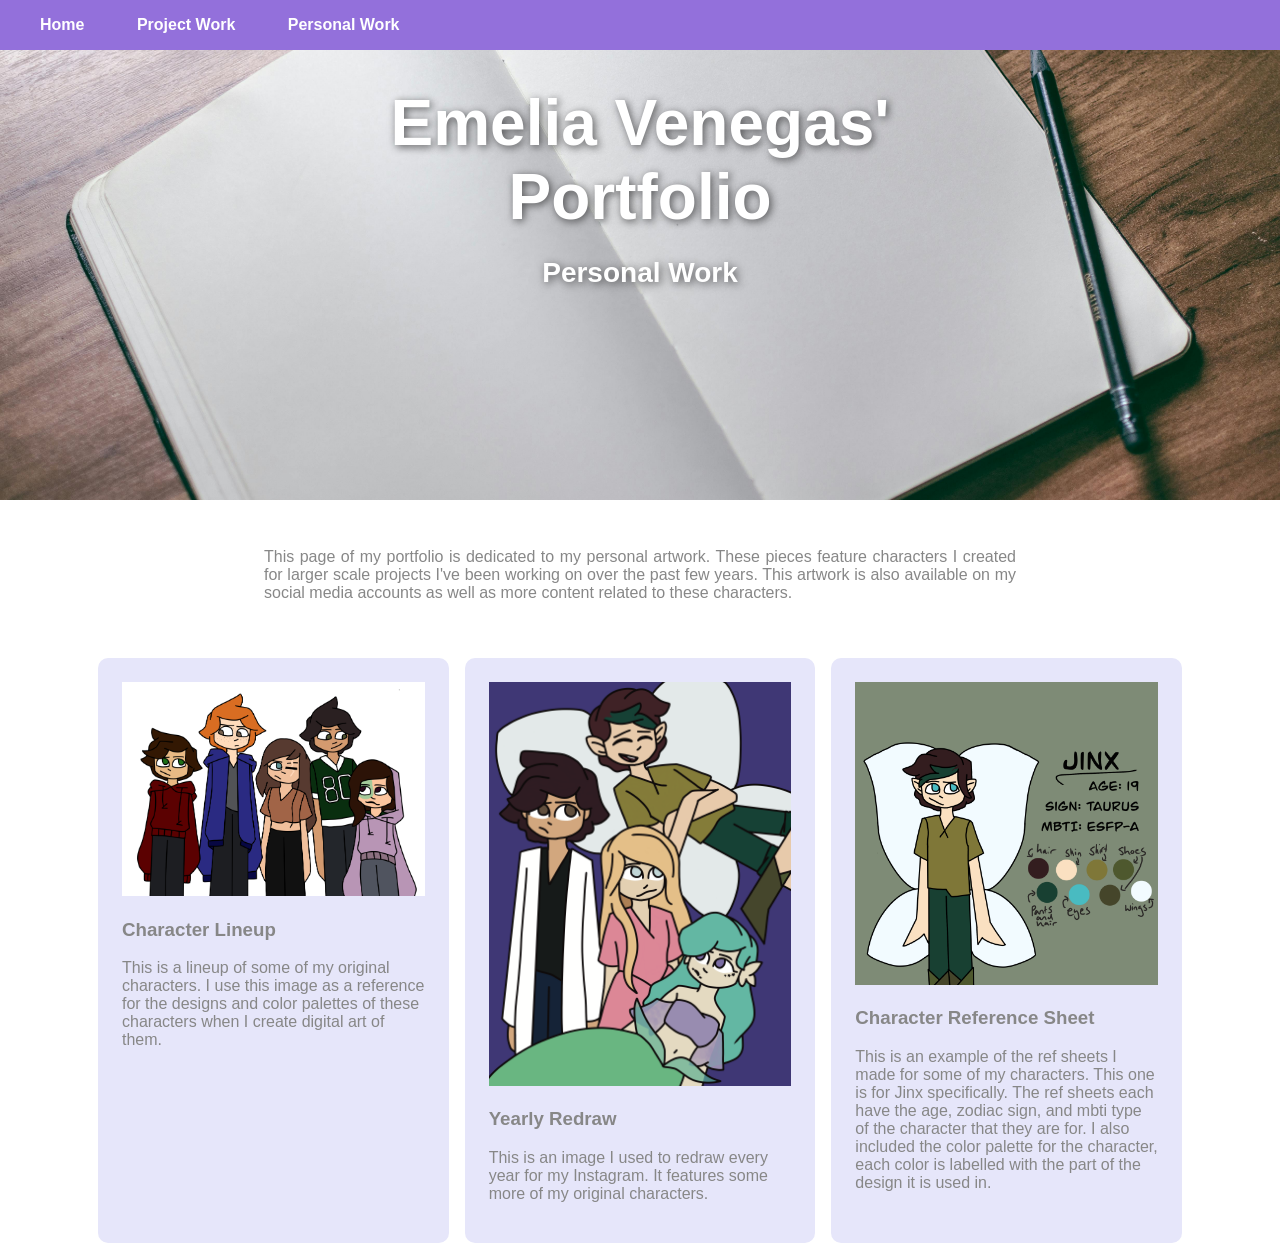
<file: personal.html>
<!DOCTYPE html>
<html lang="en">
<head>
    <title>Portfolio</title>

    <!-- Character encoding -->
    <meta charset="UTF-8">

    <!-- Viewport settings for mobile responsiveness -->
    <meta name="viewport" content="width=device-width, initial-scale=1.0">
    <link rel="stylesheet" href="style.css">
</head>

<body>
    <!-- Navigation bar -->
    <nav>
        <a href="index.html">Home</a>
        <a href="school.html">Project Work</a>
        <a href="personal.html">Personal Work</a>
    </nav>

    <!-- Hero section with heading/subheading -->
    <div class="hero">
        <br>
        <br>
        <h1>Emelia Venegas'<br>Portfolio</h1>
        <h2>Personal Work</h2>
    </div>

    <!-- Intro paragraph -->
    <p class="intro">
        This page of my portfolio is dedicated to my personal artwork. These pieces feature characters I created for larger scale projects I've been working on over the past few years. This artwork is also available on my social media accounts as well as more content related to these characters.
    </p>

    <!-- Card container -->
    <div class="box">
        <!-- Card 1 -->
        <div class="card">
            <img src="imgs/ocs2.png" alt="A drawing of five people standing in a line">
            <h3>Character Lineup</h3>
            <p>
                This is a lineup of some of my original characters. I use this image as a reference for the designs and color palettes of these characters when I create digital art of them.
            </p>
        </div>
        <!-- End of Card 1 -->

        <!-- Card 2 -->
        <div class="card">
            <img src="imgs/ocs.png" alt="a drawing of four people in front of a purple background">
            <h3>Yearly Redraw</h3>
            <p>
                This is an image I used to redraw every year for my Instagram. It features some more of my original characters.
            </p>
        </div>
        <!-- End of Card 2 -->

        <!-- Card 3 -->
        <div class="card">
            <img src="imgs/jinx.png" alt="Drawing of a fairy, beside the drawing is information about the fairy and his color palette">
            <h3>Character Reference Sheet</h3>
            <p>
                This is an example of the ref sheets I made for some of my characters. This one is for Jinx specifically. The ref sheets each have the age, zodiac sign, and mbti type of the character that they are for. I also included the color palette for the character, each color is labelled with the part of the design it is used in.
            </p>
        </div>
        <!-- End of Card 3 -->

    </div>
    <!-- End of card container -->
</body>

</html>
</file>
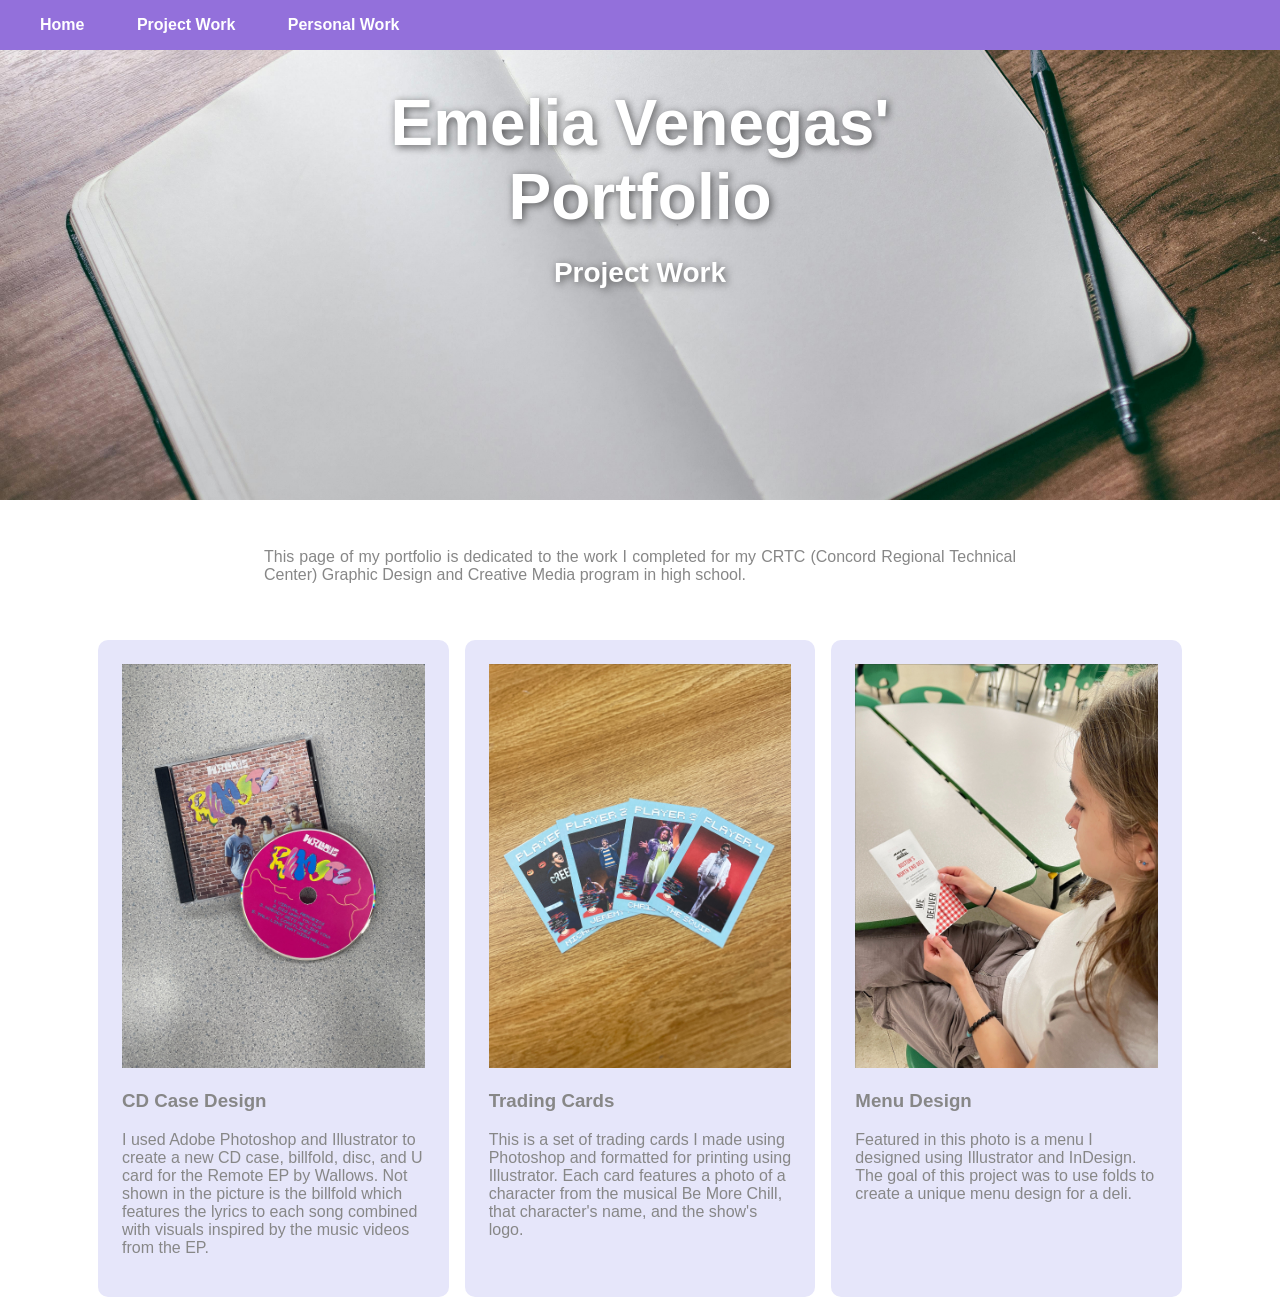
<file: school.html>
<!DOCTYPE html>
<html lang="en">
<head>
    <title>Portfolio</title>

    <!-- Character encoding -->
    <meta charset="UTF-8">

    <!-- Viewport settings for mobile responsiveness -->
    <meta name="viewport" content="width=device-width, initial-scale=1.0">
    <link rel="stylesheet" href="style.css">
</head>

<body>
    <!-- Navigation bar -->
    <nav>
        <a href="index.html">Home</a>
        <a href="school.html">Project Work</a>
        <a href="personal.html">Personal Work</a>
    </nav>

    <!-- Hero section with heading/subheading -->
    <div class="hero">
        <br>
        <br>
        <h1>Emelia Venegas'<br>Portfolio</h1>
        <h2>Project Work</h2>
    </div>

    <!-- Intro paragraph -->
    <p class="intro">
        This page of my portfolio is dedicated to the work I completed for my CRTC (Concord Regional Technical Center) Graphic Design and Creative Media program in high school.
    </p>

    <!-- Card container -->
    <div class="box">
        <!-- Card 1 -->
        <div class="card">
            <img src="imgs/cd_case.jpg" alt="Wallows Remote EP CD">
            <h3>CD Case Design</h3>
            <p>
                I used Adobe Photoshop and Illustrator to create a new CD case, billfold, disc, and U card for the Remote EP by Wallows. Not shown in the picture is the billfold which features the lyrics to each song combined with visuals inspired by the music videos from the EP.
            </p>
        </div>
        <!-- End of Card 1 -->

        <!-- Card 2 -->
        <div class="card">
            <img src="imgs/trading_cards.jpg" alt="Be More Chill trading cards">
            <h3>Trading Cards</h3>
            <p>
                This is a set of trading cards I made using Photoshop and formatted for printing using Illustrator. Each card features a photo of a character from the musical Be More Chill, that character's name, and the show's logo.
            </p>
        </div>
        <!-- End of Card 2 -->

        <!-- Card 3 -->
        <div class="card">
            <img src="imgs/menu.jpg" alt="A woman holding a deli menu">
            <h3>Menu Design</h3>
            <p>
                Featured in this photo is a menu I designed using Illustrator and InDesign. The goal of this project was to use folds to create a unique menu design for a deli.
            </p>
        </div>
        <!-- End of Card 3 -->

    </div>
    <!-- End of card container -->
</body>

</html>
</file>
<file: style.css>
* {
        box-sizing: border-box;
    }

    body {
        color: #878787;
        margin: 0;
        font-family: sans-serif;
        text-align: center;
    }

    nav {
        background: #9370DB;
        padding: 1rem;
        text-align: left;
    }

    nav a {
        color: #FFFFFF;
        text-decoration: none;
        font-size: 1rem;
        margin: 0 1.5rem; 
        font-weight: bold;
    }

    @media (max-width: 600px) {
    nav {
        text-align: center;
        padding: 0.75rem;
    }
    
    nav a {
        display: block;
        margin: 0.5rem 0;
        padding: 0.75rem;
    }
    }

    @media (min-width: 601px) and (max-width: 900px) {
    nav {
        text-align: center;
        padding: 0.3rem;
    }
    
    nav a {
        display: block;
        margin: 0.3rem 0;
        padding: 0.5rem;
    }
    }

    h1 {
        font-size: clamp(2rem, 5vw, 4.5rem);
        color: white;
        text-shadow: 2px 2px 8px rgba(0, 0, 0, 0.6);
        margin: 0;
    }

    h2 {
        font-size: clamp(1.2rem, 2.5vw, 1.75rem); 
        color: white;
        text-shadow: 2px 2px 8px rgba(0, 0, 0, 0.6);
    }

    img {
        width: 100%;
        object-fit: cover;
    }

    .hero {
        min-height: 50vh;
        background: url("imgs/sketchbook.jpg") no-repeat center;
        background-size: cover;
    }

    .intro {
        max-width: 800px;
        margin: 3rem auto;
        padding: 0 1.5rem; 
        font-size: clamp(1rem, 1.2vw, 1.25rem);
        text-align: justify;
    }

    .box {
         display: flex;
         flex-wrap: wrap;
         max-width: 1100px;
         margin: auto;
    }

    .card {  
        background: #E6E6FA;
        padding: 1.5rem;
        margin: 0.5rem;
        border-radius: 10px;
        text-align: left;
        flex: 1 1 300px;
    }
</file>
